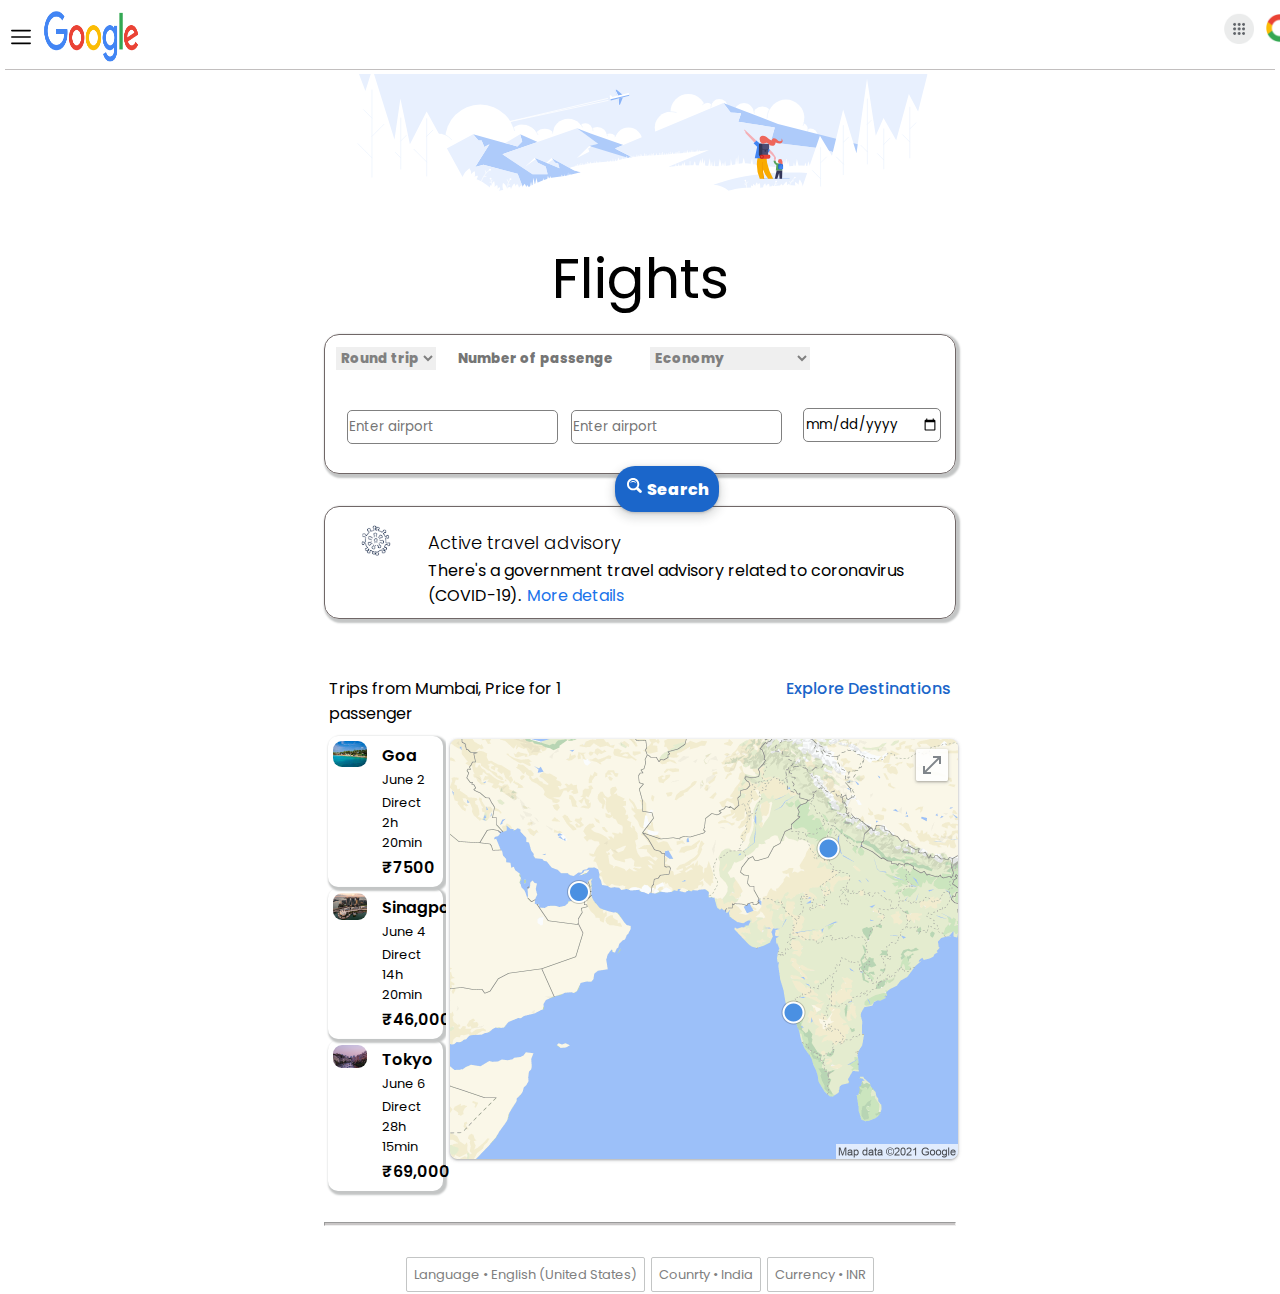
<file: index.html>
<!DOCTYPE html>
<html lang="en">
<head>
    <meta charset="UTF-8">
    <meta http-equiv="X-UA-Compatible" content="IE=edge">
    <meta name="viewport" initial-scale="1.0">
    <link rel="icon" href="./img/icon.png">
    <title>Google Flights</title>
    <link rel="stylesheet" href="./static/style.css">
    <script src="./js/jquery.js"></script>
    <script src="./js/script.js"></script>
</head>
<body>
    <nav>
        <div class="left-section">
            <img src="./img/menu.svg" class = "top_right_menu_bar" alt="menu-bar">
            <img src="./img/googlelogo_color_272x92dp.png" alt="Google logo" style="width: 50%; padding-left: 10px;">
        </div>

        <div class="right-section">
            <a href="https://news.google.com/topstories?tab=rn&hl=en-IN&gl=IN&ceid=IN:en"><img src="./img/google_dice.PNG" alt="google dice" style="width: 35px;"></a>
            <a href="https://www.google.com/" id="google-logo"><img src="./img/Google__G__Logo.svg.webp"></a>
        </div>
    </nav>

    <article>
        <img src="./img/background.svg" alt="google flights backdrop">
        <h1>Flights</h1>
        <div class="main-card">
            <div class="option-selection">
                <select name="trip">
                    <option>Round trip</option>
                    <option>One way</option>
                    <option>Multi-city</option>
                </select>
            </div>

            <div class="option-selection">
                <input id = "passengers" type="number" min="1" step="1" placeholder="Number of passengers" style="width: 170px;">
            </div>

            <div class="option-selection">
                <select name="class" id="#class-select">
                    <option>Economy</option>
                    <option>Premium Economy</option>
                    <option>Business</option>
                    <option>First</option>
                </select>
            </div>
            <br>

            <div class="main-forms">
                <div class="left-form">
                    <form class="airport-selection" id="from-airport">
                        <input type="text" id = "airport_search" class="search" placeholder="Enter airport">
                        <div class="airport-records"></div>
                    </form>
                </div>

                <div class="right-form">
                    <form class="airport-selection" id="from-airport">
                        <input type="text" id = "airport_search" class="search" placeholder="Enter airport">
                        <div class="airport-records"></div>
                    </form>
                </div>

                <div class="dates">
                    <input type="date">
                </div>
            </div>

            <div class="search-btn">
                <a href="#"><img src="./img/iconmonstr-magnifier-4.svg">  Search</a>
            </div>
        </div>

        <div class="covid-card">
            <div class="img-column">
                <img src="./img/caution.html" alt="caution">
            </div>

            <div class="text-column">
                <span>Active travel advisory</span>
                <p>There's a government travel advisory related to coronavirus (COVID-19). <a href = "#" style="color: #1A73EA; text-decoration: none;">More details</a></p>
            </div>
        </div>
        <br><br>

        <div class="trips-container">
            <div class="left">
                <p>Trips from Mumbai, Price for 1 passenger</p>
            </div>
            <div class="right">
                <a href="#">Explore Destinations</a>
            </div>
        </div>

        <div class="flight-and-map-container">
            <div class="flights-container">
                <div class="flight">
                    <div class="flight-img">
                        <img src="./img/dest1.jfif" alt="Goa">
                    </div>

                    <div class="flight-text">
                        <span id="detination">Goa</span>
                        <p>June 2</p>
                        <p>Direct 2h 20min</p>
                        <span id = "price">₹7500</span>
                    </div>
                </div>

                <div class="flight">
                    <div class="flight-img">
                        <img src="./img/dest2.jfif" alt="Sinagpore">
                    </div>

                    <div class="flight-text">
                        <span id="detination">Sinagpore</span>
                        <p>June 4</p>
                        <p>Direct 14h 20min</p>
                        <span id = "price">₹46,000</span>
                    </div>
                </div>

                <div class="flight">
                    <div class="flight-img">
                        <img src="./img/dest3.jfif" alt="Tokyo">
                    </div>

                    <div class="flight-text">
                        <span id="detination">Tokyo</span>
                        <p>June 6</p>
                        <p>Direct 28h 15min</p>
                        <span id = "price">₹69,000</span>
                    </div>
                </div>
            </div>
            <div class="map-container">
                <img src="./img/map.PNG">
            </div>
        </div>       
        <br>
        <hr style="background-color: rgb(201, 198, 198);">
    </article>

    <footer>
        <center>
            <a href="#">Language • English (United States)</a>
            <a href="#">Counrty • India</a>
            <a href="">Currency • INR</a>
        </center>
    </footer>
    
</body>
</html>
</file>
<file: static/style.css>
@import url('https://fonts.googleapis.com/css2?family=Open+Sans&family=Roboto&display=swap');
@import url('https://fonts.googleapis.com/css2?family=Roboto&display=swap');
@import url('https://fonts.googleapis.com/css2?family=Poppins&display=swap');

* {
    font-family: 'Poppins','Open Sans', 'Roboto',sans-serif;
    padding: 1px;
    margin: 1px;
}

nav {
    padding : 2px;
    text-align: center;
    background-color: white;
    display: flex;
    height: 60px;
    border-bottom: 1px solid rgb(194, 191, 191);
}

nav > .left-section  {
    display: flex;
}

nav .left-section > img {
    width: 20px;
}

nav > .right-section {
    left: 95%;
    position: absolute;
    display: flex;
    text-align:center;
}

nav > .right-section >#google-logo >img {
    width: 30px;
}

article {
    margin : 0px 25% 1% 25%;
}

article > h1 {
    text-align: center;
    font-weight: 400;
    font-size: 56px;
}

.main-card {
    border: 1px solid rgb(112, 103, 103);
    margin-top: 2%;
    padding: 1%;
    border-radius: 15px;
    box-shadow: 2px 2px 2px 2px #C3C5C5;

}

.main-card > .option-selection {
    display: inline-flex;
    text-align: left;
    border: 0px;
    padding: 3px;
    padding-right: 10px;
}

.main-card > .option-selection > select ,
.main-card > .option-selection > input {
    border: 0px;
    outline: none;
    font-weight: 800;
    color: grey;
}

.main-forms {
    margin-top:20px;
    display: flex;
    padding: 10px;
}

.main-forms > .left-form > .airport-selection > input ,
.main-forms > .right-form > .airport-selection > input ,
.main-forms > .dates > input {
    width: 100%;
    height: 30px;
    border-radius: 5px;
    outline: none;
    border: 1px solid grey;
} 

.main-forms > .left-form ,
.main-forms > .right-form {
    width: 40%;
}

.main-forms > .right-form {
    padding-left: 10px;
}

.dates {
    padding-left: 20px;
}

.search-btn > a {
    border-radius: 20px;
    text-align: center;
    text-decoration: none;
    background-color: #1B66CA;
    padding: 10px;
    color: white;
    font-weight: 800;
    box-shadow: 0 1px 3px 0 rgb(60 64 67 / 30%), 0 4px 8px 3px rgb(60 64 67 / 15%);
    left: 48%;
    position: absolute;
}

.search-btn > a:hover {
    opacity: 0.9;
    transition: 0.2s ease;
}

.search-btn > a > img {
    width: 15px;
}

.covid-card {
    display: flex;
    margin-top: 5%;
    border: 2px solid black;
    border: 1px solid rgb(112, 103, 103);
    padding: 1%;
    border-radius: 15px;
    box-shadow: 2px 2px 2px 2px #C3C5C5;
}

.covid-card > .img-column {
    margin-left: 3%;
    width: 15%;
    display: block;
}

.covid-card > .img-column > img {
    width: 60%;
}

.covid-card > .text-column {
    margin-top: 15px;
}

.covid-card > .text-column > a {
    color:#185099;
    opacity: 0.8;
    transition: 0.2s ease;
}

.covid-card > .text-column > span {
    font-weight : 300;
    font-size: large;
}

.trips-container {
    display: flex;
}

.trips-container > .left {
    width: 50%;
}

.trips-container > .right {
    width: 50%;
}

.trips-container > .right > a {
    float: right;
    text-decoration: none;
    color: #1B66CA;
    font-weight: 500;
}

.trips-container > .right > a:hover {
    color:#185099;
    opacity: 0.8;
    transition: 0.2s ease;
} 

.flight-and-map-container {
    display: flex;
}

.flights-container {
    display: inline-block;
    width: 50%;
}

.flight-and-map-container > .flights-container > .flight  {
    display: flex;
    border-radius: 10px;
    box-shadow: 2px 2px 2px 2px #C3C5C5;
    width: 100%;
    cursor: pointer;
}

.flight-and-map-container > .flights-container > .flight > .flight-img {
    width: 50%;
}

.flight-and-map-container > .flights-container > .flight > .flight-img > img  {
    width: 85%;
    border-radius: 10px;
}

.flight-and-map-container > .flights-container > .flight > .flight-text {
    padding: 5px;
    width: 50%;
}

.flight-and-map-container > .flights-container > .flight > .flight-text > span {
    font-weight: 600;
}

.flight-and-map-container > .flights-container > .flight > .flight-text > p {
    font-size: small;
}

footer {
    margin-top: 30px;
}

footer > center > a {
    text-decoration: none;
    color: grey;
    border: 1px solid #C3C5C5;
    padding: 7px;
    outline: none;
    border-radius: 2px;
    font-size: small;
}
</file>
